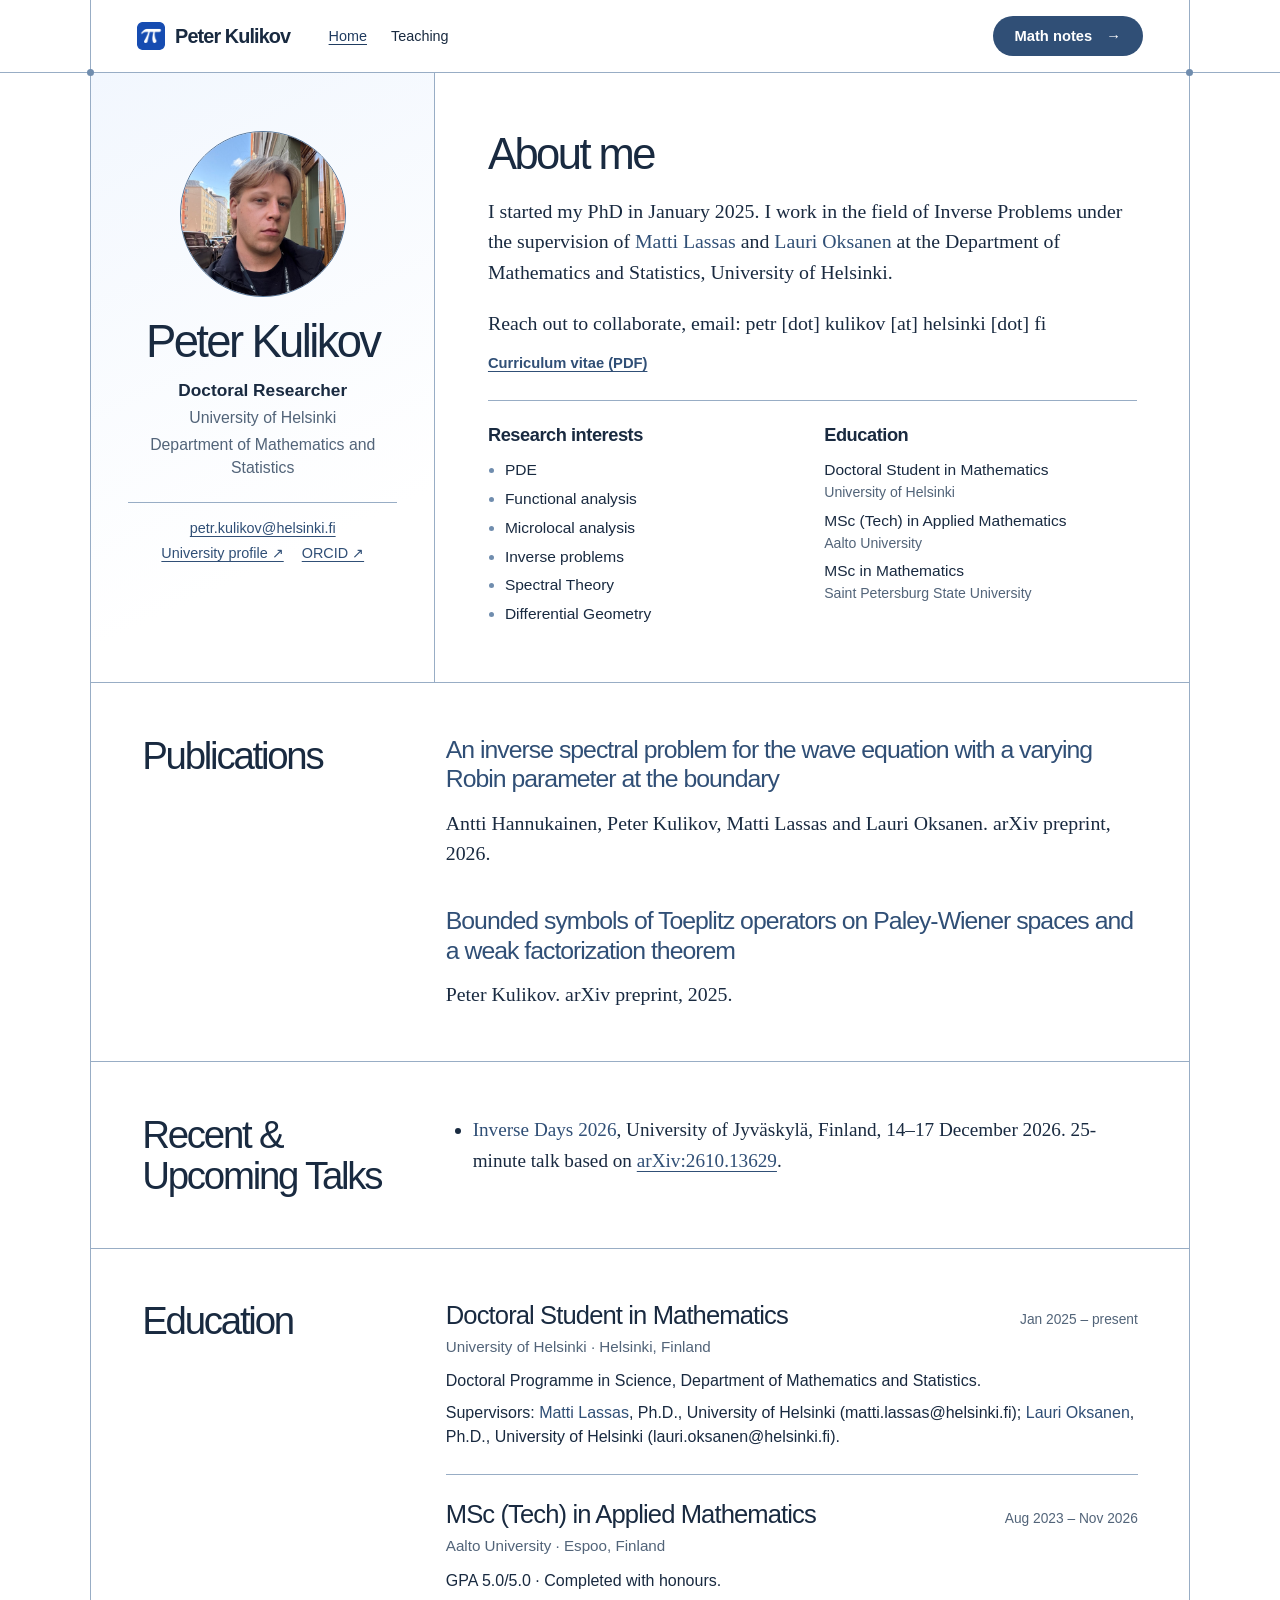
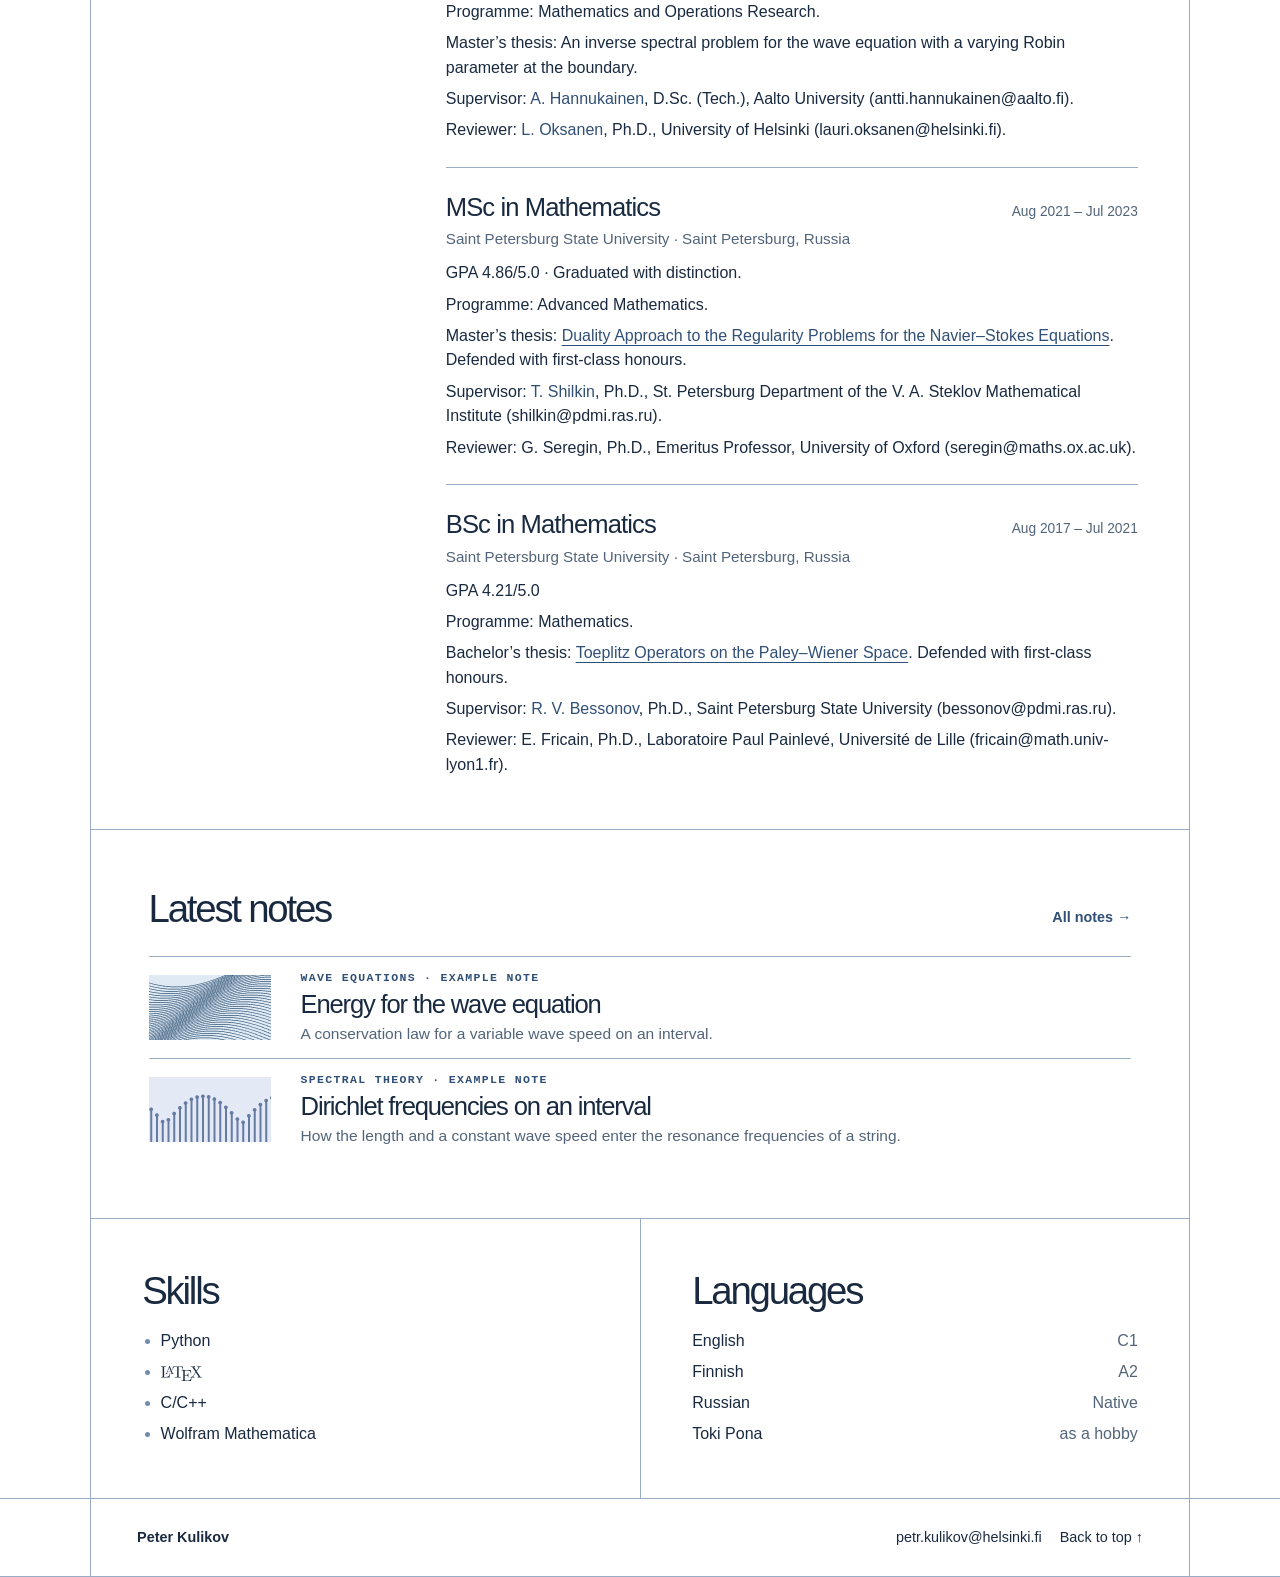
<file: index.html>
<!doctype html>
<html lang="en"><head><meta charset="utf-8"><meta name="viewport" content="width=device-width, initial-scale=1">
<meta name="description" content="PDE; Functional analysis; Microlocal analysis; Inverse problems; Spectral Theory; Differential Geometry;"><title>Peter Kulikov</title>
<link rel="stylesheet" href="assets/site.css"><link rel="icon" href="assets/tab-pi-blue.ico" sizes="16x16 32x32 48x48"><link rel="icon" type="image/png" sizes="32x32" href="assets/tab-pi-blue-32.png"></head>
<body><a class="skip" href="#main">Skip to content</a><header><div class="bar">
<a class="brand" href="index.html"><img src="assets/icon.png?v=pi" width="28" height="28" alt="">Peter Kulikov</a>
<nav aria-label="Main navigation"><a aria-current="page" href="index.html">Home</a><a href="teaching.html">Teaching</a></nav><a class="notebook" href="notes/index.html">Math notes <span aria-hidden="true">→</span></a></div></header>
<main id="main" class="sheet"><div class="profile-layout"><div class="identity"><img class="portrait" src="media/0806dc26e6c3133d8b556f44.jpg" alt=""><h1>Peter Kulikov</h1><p class="identity-role">Doctoral Researcher</p><p class="identity-affiliation">University of Helsinki</p><p class="identity-field">Department of Mathematics and Statistics</p><div class="profile-links"><a href="mailto:petr.kulikov@helsinki.fi">petr.kulikov@helsinki.fi</a><a href="https://researchportal.helsinki.fi/en/persons/petr-kulikov/">University profile ↗</a><a href="https://orcid.org/0009-0009-5526-4891">ORCID ↗</a></div></div><div class="profile-bio"><h2>About me</h2><div class="prose"><p>I started my PhD in January 2025. I work in the field of Inverse Problems under the supervision of <a href="https://www.mv.helsinki.fi/home/lassas/">Matti Lassas</a> and <a href="https://www.mv.helsinki.fi/home/lsoksane/">Lauri Oksanen</a> at the Department of Mathematics and Statistics, University of Helsinki.</p>
<p>Reach out to collaborate, email: petr [dot] kulikov [at] helsinki [dot] fi</p></div><a class="cv-link" href="media/Kulikov_CV.pdf">Curriculum vitae (PDF)</a><div class="academic-details"><section><h3>Research interests</h3><ul><li>PDE</li><li>Functional analysis</li><li>Microlocal analysis</li><li>Inverse problems</li><li>Spectral Theory</li><li>Differential Geometry</li></ul></section><section><h3>Education</h3><ul class="education-summary"><li>Doctoral Student in Mathematics<span>University of Helsinki</span></li><li>MSc (Tech) in Applied Mathematics<span>Aalto University</span></li><li>MSc in Mathematics<span>Saint Petersburg State University</span></li></ul></section></div></div></div><section id="publications" class="profile-section"><h2>Publications</h2><div class="prose work-list"><h3><a href="https://arxiv.org/abs/2610.13629">An inverse spectral problem for the wave equation with a varying Robin parameter at the boundary</a></h3>
<p>Antti Hannukainen, Peter Kulikov, Matti Lassas and Lauri Oksanen. arXiv preprint, 2026.</p>
<h3><a href="https://arxiv.org/abs/2510.01374">Bounded symbols of Toeplitz operators on Paley-Wiener spaces and a weak factorization theorem</a></h3>
<p>Peter Kulikov. arXiv preprint, 2025.</p></div></section><section id="conferences" class="profile-section"><h2>Recent &amp; Upcoming Talks</h2><div class="prose"><ul><li><a href="https://fips.fi/inverse-days-2026/">Inverse Days 2026</a>, University of Jyväskylä, Finland, 14–17 December 2026. 25-minute talk based on <a href="https://arxiv.org/abs/2610.13629">arXiv:2610.13629</a>.</li></ul></div></section><section id="education" class="profile-section"><h2>Education</h2><ol class="degrees"><li><div class="degree-head"><h3>Doctoral Student in Mathematics</h3><span class="degree-dates">Jan 2025 – present</span></div><p class="degree-place">University of Helsinki · Helsinki, Finland</p><p>Doctoral Programme in Science, Department of Mathematics and Statistics.</p><p>Supervisors: <a href="https://www.mv.helsinki.fi/home/lassas/">Matti Lassas</a>, Ph.D., University of Helsinki (matti.lassas@helsinki.fi); <a href="https://www.mv.helsinki.fi/home/lsoksane/">Lauri Oksanen</a>, Ph.D., University of Helsinki (lauri.oksanen@helsinki.fi).</p></li><li><div class="degree-head"><h3>MSc (Tech) in Applied Mathematics</h3><span class="degree-dates">Aug 2023 – Nov 2026</span></div><p class="degree-place">Aalto University · Espoo, Finland</p><p>GPA 5.0/5.0 · Completed with honours.</p><p>Programme: Mathematics and Operations Research.</p><p>Master’s thesis: An inverse spectral problem for the wave equation with a varying Robin parameter at the boundary.</p><p>Supervisor: <a href="https://math.aalto.fi/en/people/antti.hannukainen">A. Hannukainen</a>, D.Sc. (Tech.), Aalto University (antti.hannukainen@aalto.fi).</p><p>Reviewer: <a href="https://www.mv.helsinki.fi/home/lsoksane/">L. Oksanen</a>, Ph.D., University of Helsinki (lauri.oksanen@helsinki.fi).</p></li><li><div class="degree-head"><h3>MSc in Mathematics</h3><span class="degree-dates">Aug 2021 – Jul 2023</span></div><p class="degree-place">Saint Petersburg State University · Saint Petersburg, Russia</p><p>GPA 4.86/5.0 · Graduated with distinction.</p><p>Programme: Advanced Mathematics.</p><p>Master’s thesis: <a href="https://api.dspace.spbu.ru/server/api/core/bitstreams/19e518ed-97ae-4dfe-a2fc-b8ae2e1fb21c/content">Duality Approach to the Regularity Problems for the Navier–Stokes Equations</a>. Defended with first-class honours.</p><p>Supervisor: <a href="https://math-cs.spbu.ru/en/people/shilkin-t-n/">T. Shilkin</a>, Ph.D., St. Petersburg Department of the V. A. Steklov Mathematical Institute (shilkin@pdmi.ras.ru).</p><p>Reviewer: G. Seregin, Ph.D., Emeritus Professor, University of Oxford (seregin@maths.ox.ac.uk).</p></li><li><div class="degree-head"><h3>BSc in Mathematics</h3><span class="degree-dates">Aug 2017 – Jul 2021</span></div><p class="degree-place">Saint Petersburg State University · Saint Petersburg, Russia</p><p>GPA 4.21/5.0</p><p>Programme: Mathematics.</p><p>Bachelor’s thesis: <a href="https://api.dspace.spbu.ru/server/api/core/bitstreams/040ce343-eb2e-4de4-9902-6868943ea03a/content">Toeplitz Operators on the Paley–Wiener Space</a>. Defended with first-class honours.</p><p>Supervisor: <a href="https://romanbessonov.github.io/">R. V. Bessonov</a>, Ph.D., Saint Petersburg State University (bessonov@pdmi.ras.ru).</p><p>Reviewer: E. Fricain, Ph.D., Laboratoire Paul Painlevé, Université de Lille (fricain@math.univ-lyon1.fr).</p></li></ol></section><section class="catalog home-notes"><div class="section-title"><h2>Latest notes</h2><a href="notes/index.html">All notes →</a></div><div class="cards"><a class="card" href="notes/wave-energy.html"><img class="tile" src="assets/wave.png" alt="">
<div class="card-copy"><span class="topic">Wave equations · Example note</span><h3>Energy for the wave equation</h3><p>A conservation law for a variable wave speed on an interval.</p>
<span class="read">Read note <span aria-hidden="true">↗</span></span></div></a><a class="card" href="notes/dirichlet-frequencies.html"><img class="tile" src="assets/spectrum.png" alt="">
<div class="card-copy"><span class="topic">Spectral theory · Example note</span><h3>Dirichlet frequencies on an interval</h3><p>How the length and a constant wave speed enter the resonance frequencies of a string.</p>
<span class="read">Read note <span aria-hidden="true">↗</span></span></div></a></div></section><div class="skills-languages"><section id="skills"><h2>Skills</h2><ul><li>Python</li><li><img class="latex-mark" src="assets/latex-mark.svg" alt="LaTeX"></li><li>C/C++</li><li>Wolfram Mathematica</li></ul></section><section id="languages"><h2>Languages</h2><dl><div><dt>English</dt><dd>C1</dd></div><div><dt>Finnish</dt><dd>A2</dd></div><div><dt>Russian</dt><dd>Native</dd></div><div><dt>Toki Pona</dt><dd>as a hobby</dd></div></dl></section></div></main>
<footer><div class="foot"><a class="foot-name" href="index.html">Peter Kulikov</a><a href="mailto:petr.kulikov@helsinki.fi">petr.kulikov@helsinki.fi</a><a href="#main">Back to top ↑</a></div></footer></body></html>
</file>
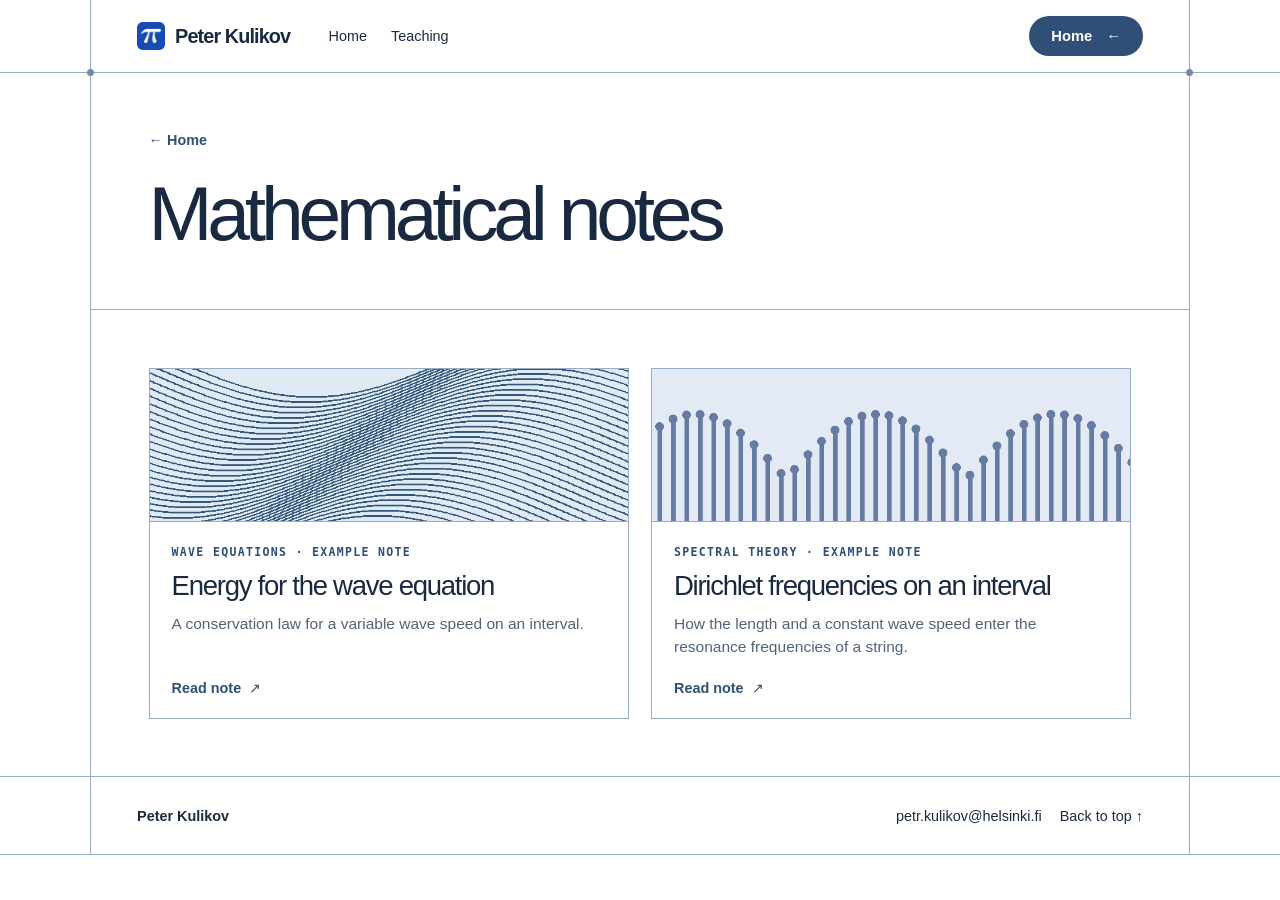
<file: notes/index.html>
<!doctype html>
<html lang="en"><head><meta charset="utf-8"><meta name="viewport" content="width=device-width, initial-scale=1">
<meta name="description" content="Mathematical notes by Peter Kulikov"><title>Mathematical notes · Peter Kulikov</title>
<link rel="stylesheet" href="../assets/site.css"><link rel="icon" href="../assets/tab-pi-blue.ico" sizes="16x16 32x32 48x48"><link rel="icon" type="image/png" sizes="32x32" href="../assets/tab-pi-blue-32.png"></head>
<body><a class="skip" href="#main">Skip to content</a><header><div class="bar">
<a class="brand" href="../index.html"><img src="../assets/icon.png?v=pi" width="28" height="28" alt="">Peter Kulikov</a>
<nav aria-label="Main navigation"><a href="../index.html">Home</a><a href="../teaching.html">Teaching</a></nav><a class="notebook" href="../index.html">Home <span aria-hidden="true">←</span></a></div></header>
<main id="main" class="sheet"><section class="page-head"><a class="back" href="../index.html">← Home</a><h1>Mathematical notes</h1></section><div class="catalog archive"><div class="cards"><a class="card" href="../notes/wave-energy.html"><img class="tile" src="../assets/wave.png" alt="">
<div class="card-copy"><span class="topic">Wave equations · Example note</span><h3>Energy for the wave equation</h3><p>A conservation law for a variable wave speed on an interval.</p>
<span class="read">Read note <span aria-hidden="true">↗</span></span></div></a><a class="card" href="../notes/dirichlet-frequencies.html"><img class="tile" src="../assets/spectrum.png" alt="">
<div class="card-copy"><span class="topic">Spectral theory · Example note</span><h3>Dirichlet frequencies on an interval</h3><p>How the length and a constant wave speed enter the resonance frequencies of a string.</p>
<span class="read">Read note <span aria-hidden="true">↗</span></span></div></a></div></div></main>
<footer><div class="foot"><a class="foot-name" href="../index.html">Peter Kulikov</a><a href="mailto:petr.kulikov@helsinki.fi">petr.kulikov@helsinki.fi</a><a href="#main">Back to top ↑</a></div></footer></body></html>
</file>
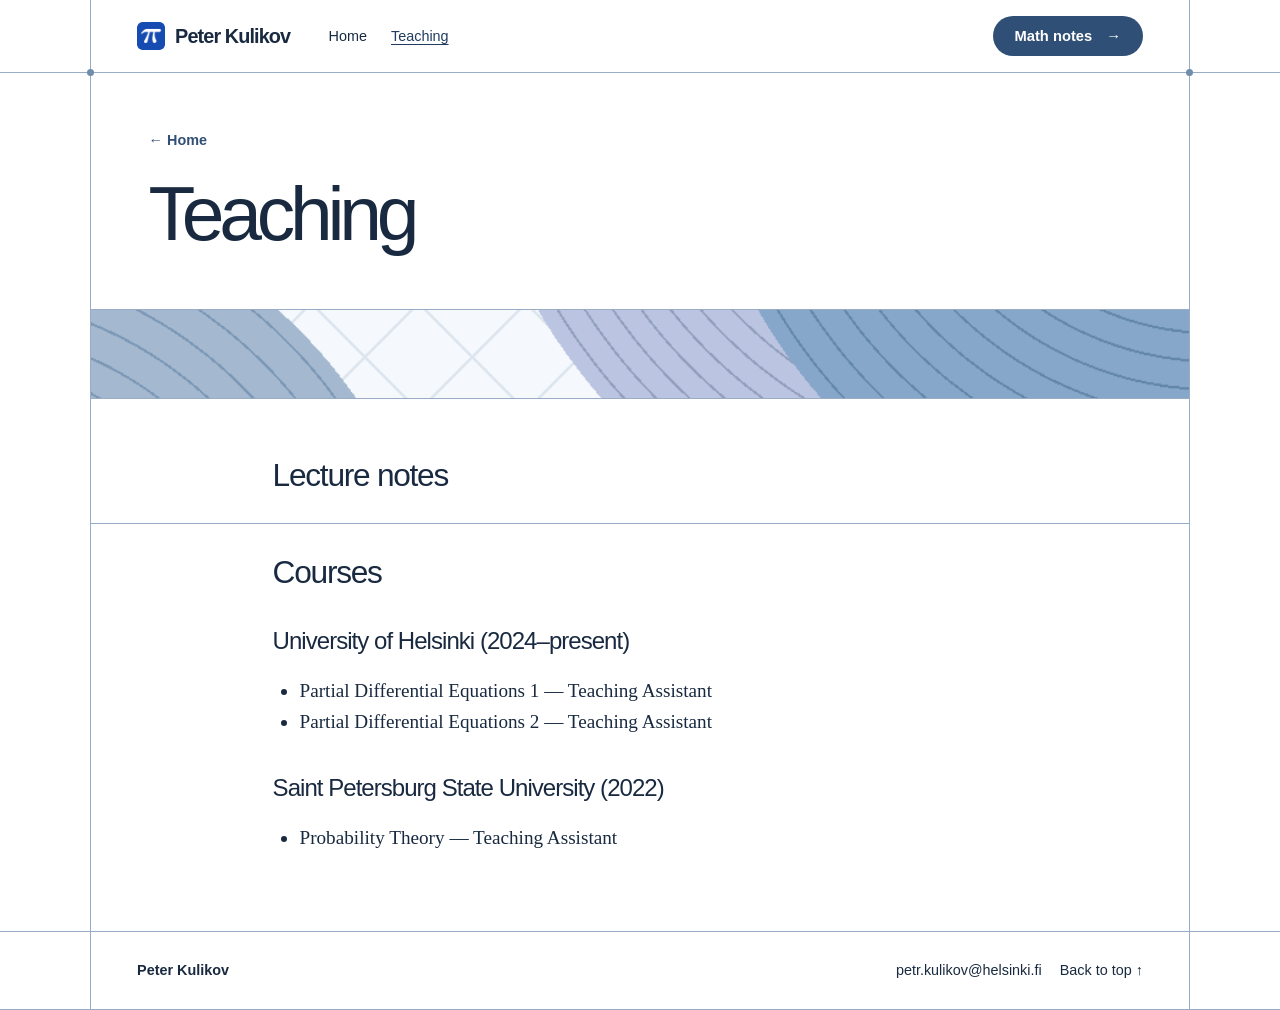
<file: teaching.html>
<!doctype html>
<html lang="en"><head><meta charset="utf-8"><meta name="viewport" content="width=device-width, initial-scale=1">
<meta name="description" content=""><title>Teaching · Peter Kulikov</title>
<link rel="stylesheet" href="assets/site.css"><link rel="icon" href="assets/tab-pi-blue.ico" sizes="16x16 32x32 48x48"><link rel="icon" type="image/png" sizes="32x32" href="assets/tab-pi-blue-32.png"></head>
<body><a class="skip" href="#main">Skip to content</a><header><div class="bar">
<a class="brand" href="index.html"><img src="assets/icon.png?v=pi" width="28" height="28" alt="">Peter Kulikov</a>
<nav aria-label="Main navigation"><a href="index.html">Home</a><a aria-current="page" href="teaching.html">Teaching</a></nav><a class="notebook" href="notes/index.html">Math notes <span aria-hidden="true">→</span></a></div></header>
<main id="main" class="sheet"><article class="teaching-page"><div class="page-head"><a class="back" href="index.html">← Home</a><h1>Teaching</h1></div><div class="article-band" style="background-image:url(assets/fronts.png)"></div><div class="prose article-body"><h2>Lecture notes</h2>
<hr>
<h2>Courses</h2>
<h3>University of Helsinki (2024–present)</h3>
<ul><li>Partial Differential Equations 1 — Teaching Assistant</li><li>Partial Differential Equations 2 — Teaching Assistant</li></ul>
<h3>Saint Petersburg State University (2022)</h3>
<ul><li>Probability Theory — Teaching Assistant</li></ul></div></article></main>
<footer><div class="foot"><a class="foot-name" href="index.html">Peter Kulikov</a><a href="mailto:petr.kulikov@helsinki.fi">petr.kulikov@helsinki.fi</a><a href="#main">Back to top ↑</a></div></footer></body></html>
</file>
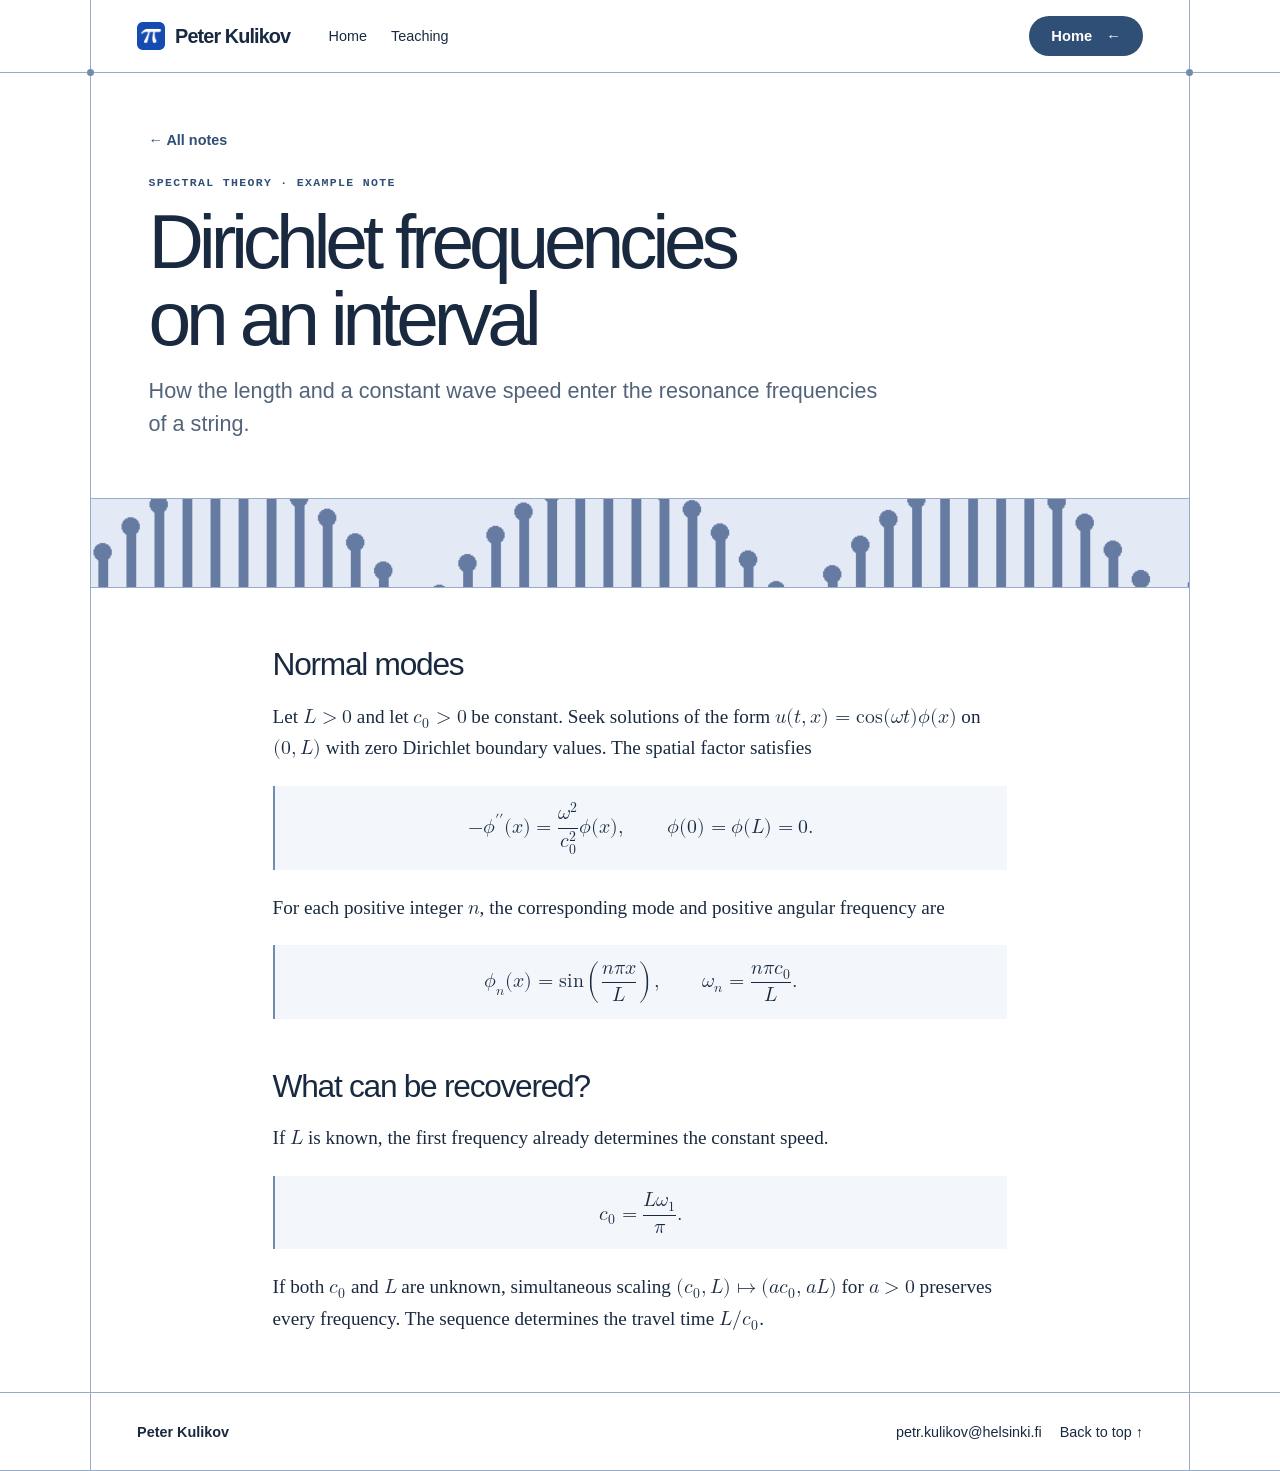
<file: notes/dirichlet-frequencies.html>
<!doctype html>
<html lang="en"><head><meta charset="utf-8"><meta name="viewport" content="width=device-width, initial-scale=1">
<meta name="description" content="How the length and a constant wave speed enter the resonance frequencies of a string."><title>Dirichlet frequencies on an interval · Peter Kulikov</title>
<link rel="stylesheet" href="../assets/site.css"><link rel="stylesheet" href="../assets/math-font.css"><link rel="icon" href="../assets/tab-pi-blue.ico" sizes="16x16 32x32 48x48"><link rel="icon" type="image/png" sizes="32x32" href="../assets/tab-pi-blue-32.png"></head>
<body><a class="skip" href="#main">Skip to content</a><header><div class="bar">
<a class="brand" href="../index.html"><img src="../assets/icon.png?v=pi" width="28" height="28" alt="">Peter Kulikov</a>
<nav aria-label="Main navigation"><a href="../index.html">Home</a><a href="../teaching.html">Teaching</a></nav><a class="notebook" href="../index.html">Home <span aria-hidden="true">←</span></a></div></header>
<main id="main" class="sheet"><article><div class="page-head"><a class="back" href="index.html">← All notes</a><p class="topic">Spectral theory · Example note</p><h1>Dirichlet frequencies on an interval</h1><p class="lead">How the length and a constant wave speed enter the resonance frequencies of a string.</p></div><div class="article-band" style="background-image:url(../assets/spectrum.png)"></div><div class="prose article-body"><h2>Normal modes</h2>
<p>Let <span class="katex"><math xmlns="http://www.w3.org/1998/Math/MathML"><semantics><mrow><mi>L</mi><mo>&gt;</mo><mn>0</mn></mrow><annotation encoding="application/x-tex">L&gt;0</annotation></semantics></math></span> and let <span class="katex"><math xmlns="http://www.w3.org/1998/Math/MathML"><semantics><mrow><msub><mi>c</mi><mn>0</mn></msub><mo>&gt;</mo><mn>0</mn></mrow><annotation encoding="application/x-tex">c_0&gt;0</annotation></semantics></math></span> be constant. Seek solutions of the form <span class="katex"><math xmlns="http://www.w3.org/1998/Math/MathML"><semantics><mrow><mi>u</mi><mo stretchy="false">(</mo><mi>t</mi><mo separator="true">,</mo><mi>x</mi><mo stretchy="false">)</mo><mo>=</mo><mi>cos</mi><mo>⁡</mo><mo stretchy="false">(</mo><mi>ω</mi><mi>t</mi><mo stretchy="false">)</mo><mi>ϕ</mi><mo stretchy="false">(</mo><mi>x</mi><mo stretchy="false">)</mo></mrow><annotation encoding="application/x-tex">u(t,x)=\cos(\omega t)\phi(x)</annotation></semantics></math></span> on <span class="katex"><math xmlns="http://www.w3.org/1998/Math/MathML"><semantics><mrow><mo stretchy="false">(</mo><mn>0</mn><mo separator="true">,</mo><mi>L</mi><mo stretchy="false">)</mo></mrow><annotation encoding="application/x-tex">(0,L)</annotation></semantics></math></span> with zero Dirichlet boundary values. The spatial factor satisfies</p>
<div class="equation"><span class="katex"><math xmlns="http://www.w3.org/1998/Math/MathML" display="block"><semantics><mrow><mo>−</mo><msup><mi>ϕ</mi><mrow><mo mathvariant="normal">′</mo><mo mathvariant="normal">′</mo></mrow></msup><mo stretchy="false">(</mo><mi>x</mi><mo stretchy="false">)</mo><mo>=</mo><mfrac><msup><mi>ω</mi><mn>2</mn></msup><msubsup><mi>c</mi><mn>0</mn><mn>2</mn></msubsup></mfrac><mi>ϕ</mi><mo stretchy="false">(</mo><mi>x</mi><mo stretchy="false">)</mo><mo separator="true">,</mo><mspace width="2em"/><mi>ϕ</mi><mo stretchy="false">(</mo><mn>0</mn><mo stretchy="false">)</mo><mo>=</mo><mi>ϕ</mi><mo stretchy="false">(</mo><mi>L</mi><mo stretchy="false">)</mo><mo>=</mo><mn>0.</mn></mrow><annotation encoding="application/x-tex">-\phi&#x27;&#x27;(x)=\frac{\omega^2}{c_0^2}\phi(x),\qquad \phi(0)=\phi(L)=0.</annotation></semantics></math></span></div>
<p>For each positive integer <span class="katex"><math xmlns="http://www.w3.org/1998/Math/MathML"><semantics><mrow><mi>n</mi></mrow><annotation encoding="application/x-tex">n</annotation></semantics></math></span>, the corresponding mode and positive angular frequency are</p>
<div class="equation"><span class="katex"><math xmlns="http://www.w3.org/1998/Math/MathML" display="block"><semantics><mrow><msub><mi>ϕ</mi><mi>n</mi></msub><mo stretchy="false">(</mo><mi>x</mi><mo stretchy="false">)</mo><mo>=</mo><mi>sin</mi><mo>⁡</mo><mrow><mo fence="true">(</mo><mfrac><mrow><mi>n</mi><mi>π</mi><mi>x</mi></mrow><mi>L</mi></mfrac><mo fence="true">)</mo></mrow><mo separator="true">,</mo><mspace width="2em"/><msub><mi>ω</mi><mi>n</mi></msub><mo>=</mo><mfrac><mrow><mi>n</mi><mi>π</mi><msub><mi>c</mi><mn>0</mn></msub></mrow><mi>L</mi></mfrac><mi mathvariant="normal">.</mi></mrow><annotation encoding="application/x-tex">\phi_n(x)=\sin\left(\frac{n\pi x}{L}\right),\qquad \omega_n=\frac{n\pi c_0}{L}.</annotation></semantics></math></span></div>
<h2>What can be recovered?</h2>
<p>If <span class="katex"><math xmlns="http://www.w3.org/1998/Math/MathML"><semantics><mrow><mi>L</mi></mrow><annotation encoding="application/x-tex">L</annotation></semantics></math></span> is known, the first frequency already determines the constant speed.</p>
<div class="equation"><span class="katex"><math xmlns="http://www.w3.org/1998/Math/MathML" display="block"><semantics><mrow><msub><mi>c</mi><mn>0</mn></msub><mo>=</mo><mfrac><mrow><mi>L</mi><msub><mi>ω</mi><mn>1</mn></msub></mrow><mi>π</mi></mfrac><mi mathvariant="normal">.</mi></mrow><annotation encoding="application/x-tex">c_0=\frac{L\omega_1}{\pi}.</annotation></semantics></math></span></div>
<p>If both <span class="katex"><math xmlns="http://www.w3.org/1998/Math/MathML"><semantics><mrow><msub><mi>c</mi><mn>0</mn></msub></mrow><annotation encoding="application/x-tex">c_0</annotation></semantics></math></span> and <span class="katex"><math xmlns="http://www.w3.org/1998/Math/MathML"><semantics><mrow><mi>L</mi></mrow><annotation encoding="application/x-tex">L</annotation></semantics></math></span> are unknown, simultaneous scaling <span class="katex"><math xmlns="http://www.w3.org/1998/Math/MathML"><semantics><mrow><mo stretchy="false">(</mo><msub><mi>c</mi><mn>0</mn></msub><mo separator="true">,</mo><mi>L</mi><mo stretchy="false">)</mo><mo>↦</mo><mo stretchy="false">(</mo><mi>a</mi><msub><mi>c</mi><mn>0</mn></msub><mo separator="true">,</mo><mi>a</mi><mi>L</mi><mo stretchy="false">)</mo></mrow><annotation encoding="application/x-tex">(c_0,L)\mapsto(ac_0,aL)</annotation></semantics></math></span> for <span class="katex"><math xmlns="http://www.w3.org/1998/Math/MathML"><semantics><mrow><mi>a</mi><mo>&gt;</mo><mn>0</mn></mrow><annotation encoding="application/x-tex">a&gt;0</annotation></semantics></math></span> preserves every frequency. The sequence determines the travel time <span class="katex"><math xmlns="http://www.w3.org/1998/Math/MathML"><semantics><mrow><mi>L</mi><mi mathvariant="normal">/</mi><msub><mi>c</mi><mn>0</mn></msub></mrow><annotation encoding="application/x-tex">L/c_0</annotation></semantics></math></span>.</p></div></article></main>
<footer><div class="foot"><a class="foot-name" href="../index.html">Peter Kulikov</a><a href="mailto:petr.kulikov@helsinki.fi">petr.kulikov@helsinki.fi</a><a href="#main">Back to top ↑</a></div></footer></body></html>
</file>
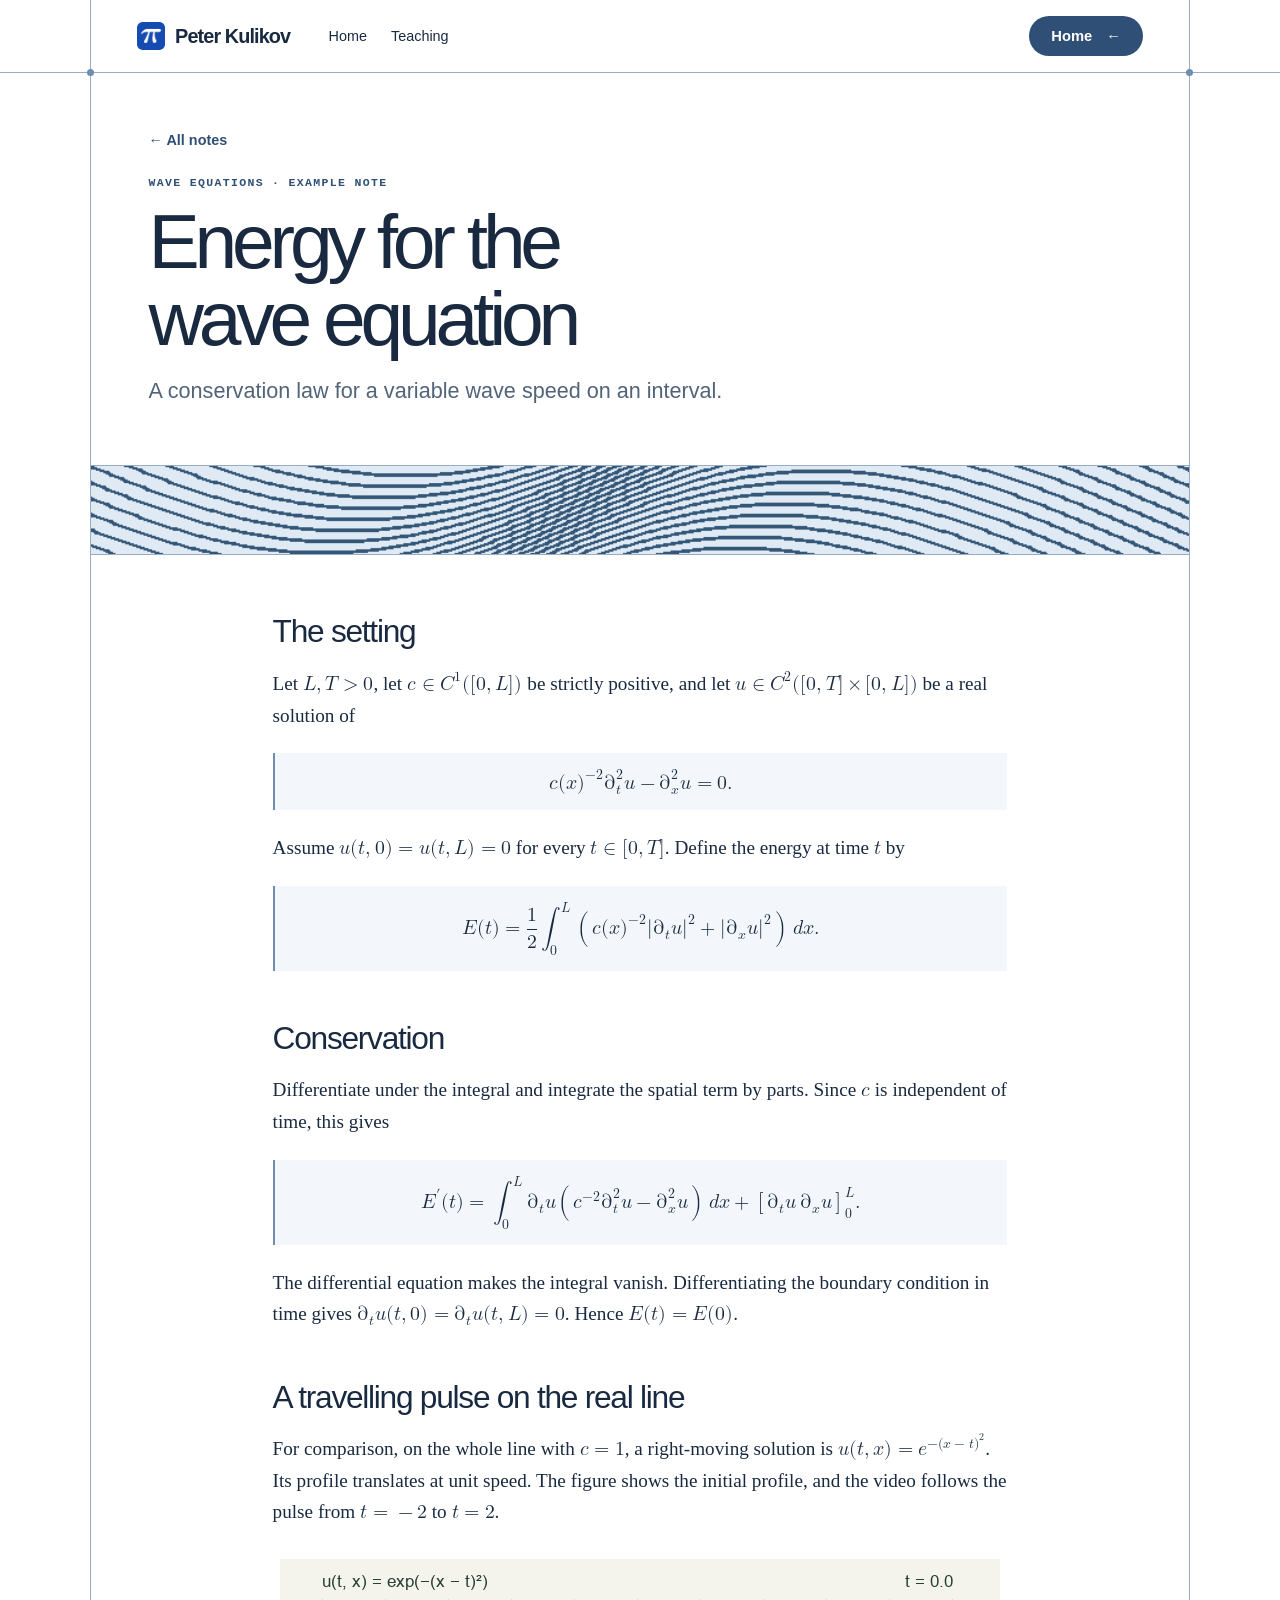
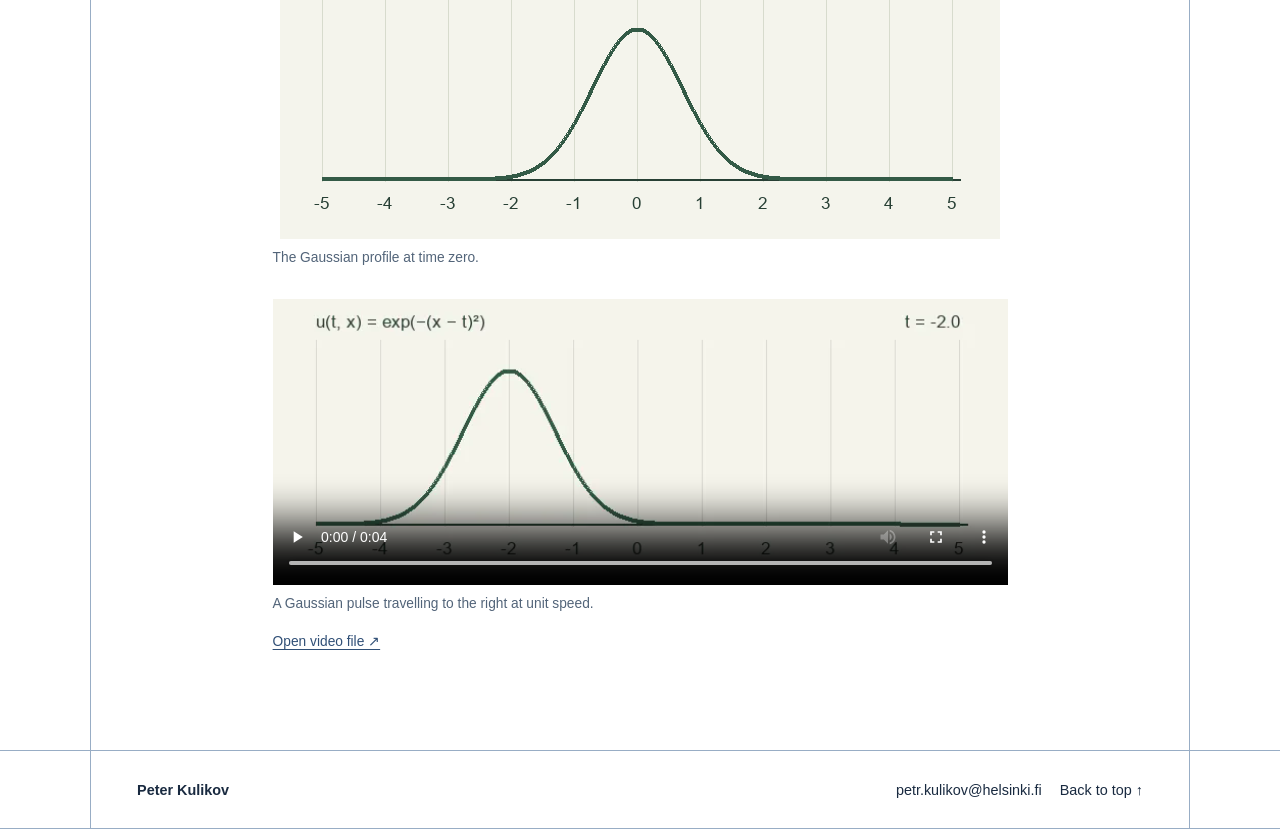
<file: notes/wave-energy.html>
<!doctype html>
<html lang="en"><head><meta charset="utf-8"><meta name="viewport" content="width=device-width, initial-scale=1">
<meta name="description" content="A conservation law for a variable wave speed on an interval."><title>Energy for the wave equation · Peter Kulikov</title>
<link rel="stylesheet" href="../assets/site.css"><link rel="stylesheet" href="../assets/math-font.css"><link rel="icon" href="../assets/tab-pi-blue.ico" sizes="16x16 32x32 48x48"><link rel="icon" type="image/png" sizes="32x32" href="../assets/tab-pi-blue-32.png"></head>
<body><a class="skip" href="#main">Skip to content</a><header><div class="bar">
<a class="brand" href="../index.html"><img src="../assets/icon.png?v=pi" width="28" height="28" alt="">Peter Kulikov</a>
<nav aria-label="Main navigation"><a href="../index.html">Home</a><a href="../teaching.html">Teaching</a></nav><a class="notebook" href="../index.html">Home <span aria-hidden="true">←</span></a></div></header>
<main id="main" class="sheet"><article><div class="page-head"><a class="back" href="index.html">← All notes</a><p class="topic">Wave equations · Example note</p><h1>Energy for the wave equation</h1><p class="lead">A conservation law for a variable wave speed on an interval.</p></div><div class="article-band" style="background-image:url(../assets/wave.png)"></div><div class="prose article-body"><h2>The setting</h2>
<p>Let <span class="katex"><math xmlns="http://www.w3.org/1998/Math/MathML"><semantics><mrow><mi>L</mi><mo separator="true">,</mo><mi>T</mi><mo>&gt;</mo><mn>0</mn></mrow><annotation encoding="application/x-tex">L,T&gt;0</annotation></semantics></math></span>, let <span class="katex"><math xmlns="http://www.w3.org/1998/Math/MathML"><semantics><mrow><mi>c</mi><mo>∈</mo><msup><mi>C</mi><mn>1</mn></msup><mo stretchy="false">(</mo><mo stretchy="false">[</mo><mn>0</mn><mo separator="true">,</mo><mi>L</mi><mo stretchy="false">]</mo><mo stretchy="false">)</mo></mrow><annotation encoding="application/x-tex">c\in C^1([0,L])</annotation></semantics></math></span> be strictly positive, and let <span class="katex"><math xmlns="http://www.w3.org/1998/Math/MathML"><semantics><mrow><mi>u</mi><mo>∈</mo><msup><mi>C</mi><mn>2</mn></msup><mo stretchy="false">(</mo><mo stretchy="false">[</mo><mn>0</mn><mo separator="true">,</mo><mi>T</mi><mo stretchy="false">]</mo><mo>×</mo><mo stretchy="false">[</mo><mn>0</mn><mo separator="true">,</mo><mi>L</mi><mo stretchy="false">]</mo><mo stretchy="false">)</mo></mrow><annotation encoding="application/x-tex">u\in C^2([0,T]\times[0,L])</annotation></semantics></math></span> be a real solution of</p>
<div class="equation"><span class="katex"><math xmlns="http://www.w3.org/1998/Math/MathML" display="block"><semantics><mrow><mi>c</mi><mo stretchy="false">(</mo><mi>x</mi><msup><mo stretchy="false">)</mo><mrow><mo>−</mo><mn>2</mn></mrow></msup><msubsup><mi mathvariant="normal">∂</mi><mi>t</mi><mn>2</mn></msubsup><mi>u</mi><mo>−</mo><msubsup><mi mathvariant="normal">∂</mi><mi>x</mi><mn>2</mn></msubsup><mi>u</mi><mo>=</mo><mn>0.</mn></mrow><annotation encoding="application/x-tex">c(x)^{-2}\partial_t^2u-\partial_x^2u=0.</annotation></semantics></math></span></div>
<p>Assume <span class="katex"><math xmlns="http://www.w3.org/1998/Math/MathML"><semantics><mrow><mi>u</mi><mo stretchy="false">(</mo><mi>t</mi><mo separator="true">,</mo><mn>0</mn><mo stretchy="false">)</mo><mo>=</mo><mi>u</mi><mo stretchy="false">(</mo><mi>t</mi><mo separator="true">,</mo><mi>L</mi><mo stretchy="false">)</mo><mo>=</mo><mn>0</mn></mrow><annotation encoding="application/x-tex">u(t,0)=u(t,L)=0</annotation></semantics></math></span> for every <span class="katex"><math xmlns="http://www.w3.org/1998/Math/MathML"><semantics><mrow><mi>t</mi><mo>∈</mo><mo stretchy="false">[</mo><mn>0</mn><mo separator="true">,</mo><mi>T</mi><mo stretchy="false">]</mo></mrow><annotation encoding="application/x-tex">t\in[0,T]</annotation></semantics></math></span>. Define the energy at time <span class="katex"><math xmlns="http://www.w3.org/1998/Math/MathML"><semantics><mrow><mi>t</mi></mrow><annotation encoding="application/x-tex">t</annotation></semantics></math></span> by</p>
<div class="equation"><span class="katex"><math xmlns="http://www.w3.org/1998/Math/MathML" display="block"><semantics><mrow><mi>E</mi><mo stretchy="false">(</mo><mi>t</mi><mo stretchy="false">)</mo><mo>=</mo><mfrac><mn>1</mn><mn>2</mn></mfrac><msubsup><mo>∫</mo><mn>0</mn><mi>L</mi></msubsup><mrow><mo fence="true">(</mo><mi>c</mi><mo stretchy="false">(</mo><mi>x</mi><msup><mo stretchy="false">)</mo><mrow><mo>−</mo><mn>2</mn></mrow></msup><mi mathvariant="normal">∣</mi><msub><mi mathvariant="normal">∂</mi><mi>t</mi></msub><mi>u</mi><msup><mi mathvariant="normal">∣</mi><mn>2</mn></msup><mo>+</mo><mi mathvariant="normal">∣</mi><msub><mi mathvariant="normal">∂</mi><mi>x</mi></msub><mi>u</mi><msup><mi mathvariant="normal">∣</mi><mn>2</mn></msup><mo fence="true">)</mo></mrow><mtext> </mtext><mi>d</mi><mi>x</mi><mi mathvariant="normal">.</mi></mrow><annotation encoding="application/x-tex">E(t)=\frac12\int_0^L\left(c(x)^{-2}|\partial_tu|^2+|\partial_xu|^2\right)\,dx.</annotation></semantics></math></span></div>
<h2>Conservation</h2>
<p>Differentiate under the integral and integrate the spatial term by parts. Since <span class="katex"><math xmlns="http://www.w3.org/1998/Math/MathML"><semantics><mrow><mi>c</mi></mrow><annotation encoding="application/x-tex">c</annotation></semantics></math></span> is independent of time, this gives</p>
<div class="equation"><span class="katex"><math xmlns="http://www.w3.org/1998/Math/MathML" display="block"><semantics><mrow><msup><mi>E</mi><mo mathvariant="normal" lspace="0em" rspace="0em">′</mo></msup><mo stretchy="false">(</mo><mi>t</mi><mo stretchy="false">)</mo><mo>=</mo><msubsup><mo>∫</mo><mn>0</mn><mi>L</mi></msubsup><msub><mi mathvariant="normal">∂</mi><mi>t</mi></msub><mi>u</mi><mrow><mo fence="true">(</mo><msup><mi>c</mi><mrow><mo>−</mo><mn>2</mn></mrow></msup><msubsup><mi mathvariant="normal">∂</mi><mi>t</mi><mn>2</mn></msubsup><mi>u</mi><mo>−</mo><msubsup><mi mathvariant="normal">∂</mi><mi>x</mi><mn>2</mn></msubsup><mi>u</mi><mo fence="true">)</mo></mrow><mtext> </mtext><mi>d</mi><mi>x</mi><mo>+</mo><msubsup><mrow><mo fence="true">[</mo><msub><mi mathvariant="normal">∂</mi><mi>t</mi></msub><mi>u</mi><mtext> </mtext><msub><mi mathvariant="normal">∂</mi><mi>x</mi></msub><mi>u</mi><mo fence="true">]</mo></mrow><mn>0</mn><mi>L</mi></msubsup><mi mathvariant="normal">.</mi></mrow><annotation encoding="application/x-tex">E&#x27;(t)=\int_0^L\partial_tu\left(c^{-2}\partial_t^2u-\partial_x^2u\right)\,dx+\left[\partial_tu\,\partial_xu\right]_{0}^{L}.</annotation></semantics></math></span></div>
<p>The differential equation makes the integral vanish. Differentiating the boundary condition in time gives <span class="katex"><math xmlns="http://www.w3.org/1998/Math/MathML"><semantics><mrow><msub><mi mathvariant="normal">∂</mi><mi>t</mi></msub><mi>u</mi><mo stretchy="false">(</mo><mi>t</mi><mo separator="true">,</mo><mn>0</mn><mo stretchy="false">)</mo><mo>=</mo><msub><mi mathvariant="normal">∂</mi><mi>t</mi></msub><mi>u</mi><mo stretchy="false">(</mo><mi>t</mi><mo separator="true">,</mo><mi>L</mi><mo stretchy="false">)</mo><mo>=</mo><mn>0</mn></mrow><annotation encoding="application/x-tex">\partial_tu(t,0)=\partial_tu(t,L)=0</annotation></semantics></math></span>. Hence <span class="katex"><math xmlns="http://www.w3.org/1998/Math/MathML"><semantics><mrow><mi>E</mi><mo stretchy="false">(</mo><mi>t</mi><mo stretchy="false">)</mo><mo>=</mo><mi>E</mi><mo stretchy="false">(</mo><mn>0</mn><mo stretchy="false">)</mo></mrow><annotation encoding="application/x-tex">E(t)=E(0)</annotation></semantics></math></span>.</p>
<h2>A travelling pulse on the real line</h2>
<p>For comparison, on the whole line with <span class="katex"><math xmlns="http://www.w3.org/1998/Math/MathML"><semantics><mrow><mi>c</mi><mo>=</mo><mn>1</mn></mrow><annotation encoding="application/x-tex">c=1</annotation></semantics></math></span>, a right-moving solution is <span class="katex"><math xmlns="http://www.w3.org/1998/Math/MathML"><semantics><mrow><mi>u</mi><mo stretchy="false">(</mo><mi>t</mi><mo separator="true">,</mo><mi>x</mi><mo stretchy="false">)</mo><mo>=</mo><msup><mi>e</mi><mrow><mo>−</mo><mo stretchy="false">(</mo><mi>x</mi><mo>−</mo><mi>t</mi><msup><mo stretchy="false">)</mo><mn>2</mn></msup></mrow></msup></mrow><annotation encoding="application/x-tex">u(t,x)=e^{-(x-t)^2}</annotation></semantics></math></span>. Its profile translates at unit speed. The figure shows the initial profile, and the video follows the pulse from <span class="katex"><math xmlns="http://www.w3.org/1998/Math/MathML"><semantics><mrow><mi>t</mi><mo>=</mo><mo>−</mo><mn>2</mn></mrow><annotation encoding="application/x-tex">t=-2</annotation></semantics></math></span> to <span class="katex"><math xmlns="http://www.w3.org/1998/Math/MathML"><semantics><mrow><mi>t</mi><mo>=</mo><mn>2</mn></mrow><annotation encoding="application/x-tex">t=2</annotation></semantics></math></span>.</p>
<figure class="media"><img loading="lazy" src="../media/gaussian-pulse.png" alt="The Gaussian profile at time zero."><figcaption>The Gaussian profile at time zero.</figcaption></figure>
<figure class="media"><video controls playsinline preload="metadata" aria-label="A Gaussian pulse travelling to the right at unit speed."><source src="../media/travelling-pulse.webm"></video><figcaption>A Gaussian pulse travelling to the right at unit speed.</figcaption><a class="video-link" href="../media/travelling-pulse.webm">Open video file ↗</a></figure></div></article></main>
<footer><div class="foot"><a class="foot-name" href="../index.html">Peter Kulikov</a><a href="mailto:petr.kulikov@helsinki.fi">petr.kulikov@helsinki.fi</a><a href="#main">Back to top ↑</a></div></footer></body></html>
</file>
<file: assets/site.css>
:root{
  --paper:#ffffff;
  --ink:#192a40;
  --accent:#304f76;
  --hover:#203c60;
  --muted:#526479;
  --line:#98adc5;
  --rule:#708dae;
  --focus:#3b6fa8;
  --wash:#f3f7fc;
  --rail:min(1100px,88vw);
  font-family:"Inter","Helvetica Neue",Helvetica,Arial,sans-serif;
  color:var(--ink);
  background:var(--paper);
  font-synthesis:none;
}
*{box-sizing:border-box}
body{margin:0}
a{color:inherit;text-underline-offset:.22em}
a:focus-visible,video:focus-visible{outline:3px solid var(--focus);outline-offset:4px}
.skip{position:absolute;z-index:2;left:1rem;top:-10rem;background:white;padding:.7rem}
.skip:focus{top:.6rem}
header,footer{border-bottom:1px solid var(--line)}
.bar,.sheet,.foot{width:var(--rail);margin:auto;border-inline:1px solid var(--line)}
.bar,.foot{display:flex;align-items:center}
.bar{min-height:72px;padding:12px clamp(16px,3.6vw,48px);gap:clamp(16px,3vw,42px)}
.brand,.notebook,.button,.foot a,.back,.read,.section-title a{text-decoration:none}
.brand,.notebook,.button,.read,.section-title a{display:inline-flex;align-items:center}
.brand{gap:10px;font-weight:700;letter-spacing:-.045em;font-size:1.24rem;white-space:nowrap}
.brand img{border-radius:5px}
nav{display:flex;align-items:center;flex-wrap:wrap;gap:10px 24px;font-size:.9rem;flex:1}
nav a{text-decoration:none}
nav a[aria-current],nav a:hover,.back:hover,.foot a:hover,.section-title a:hover,.prose a:hover{color:var(--hover);text-decoration:underline}
.notebook,.button{border-radius:100px;justify-content:center;gap:14px;font-size:.92rem;padding:12px 22px;font-weight:550}
.notebook{color:#fff;background:var(--accent);white-space:nowrap}
.button:hover,.notebook:hover{background:var(--hover)}
.sheet{position:relative}
.sheet::before,.sheet::after{content:"";position:absolute;top:-4px;width:7px;height:7px;border-radius:50%;background:var(--rule)}
.sheet::before{left:-4px}.sheet::after{right:-4px}
.topic{font-family:"IBM Plex Mono","SFMono-Regular",Consolas,monospace;letter-spacing:.115em;text-transform:uppercase;font-size:.72rem;font-weight:600;color:var(--accent);line-height:1.45}
h1,h2,h3,p,figure{margin:0}
h1,h2,h3{font-weight:470;overflow-wrap:anywhere}
h1{line-height:1;letter-spacing:-.068em}
.catalog,.page-head,.article-body{padding:clamp(30px,4.5vw,66px)}
h2{font-size:clamp(1.8rem,3.4vw,3.2rem);line-height:1.08;letter-spacing:-.058em}
.section-title{display:flex;justify-content:space-between;align-items:baseline;margin-bottom:27px;gap:20px}
.section-title a,.back,.read,.video-link{font-size:.9rem}
.section-title a,.read,.video-link,.back{color:var(--accent);font-weight:600}
.cards{display:grid;grid-template-columns:repeat(auto-fit,minmax(min(100%,230px),1fr));gap:22px}
.card{display:flex;flex-direction:column;border:1px solid var(--line);background:var(--paper);text-decoration:none}
.card:hover{border-color:var(--accent)}.card:hover h3{text-decoration:underline;text-decoration-thickness:1px;text-underline-offset:.15em}
.tile{width:100%;height:clamp(106px,12vw,163px);object-fit:cover;border-bottom:1px solid var(--line);display:block}
.card-copy{padding:22px;flex:1;display:flex;flex-direction:column;align-items:flex-start}
.card h3{font-size:clamp(1.4rem,2.15vw,2.1rem);letter-spacing:-.046em;line-height:1.12;margin:10px 0}
.card p,.empty,.lead{color:var(--muted);line-height:1.52}
.card p{font-size:.97rem;margin-bottom:21px}
.read{margin-top:auto;gap:8px}
footer{border-top:1px solid var(--line)}
.foot{min-height:77px;gap:18px;flex-wrap:wrap;padding:18px clamp(16px,3.6vw,48px);font-size:.9rem}
.foot-name{font-weight:650;margin-right:auto}
.page-head{max-width:930px}
.page-head h1{font-size:clamp(2.7rem,6vw,5.4rem);text-wrap:balance}
.page-head .topic{margin-bottom:12px}
.back{display:inline-block;margin-bottom:27px}
.lead{font-size:clamp(1.05rem,1.8vw,1.35rem);margin-top:18px;max-width:47rem}
.archive{border-top:1px solid var(--line)}
.article-band{height:clamp(55px,7vw,92px);background-size:cover;background-position:center;border-block:1px solid var(--line)}
.prose{font-family:"STIX Two Text","Iowan Old Style",Georgia,serif;font-size:clamp(1.13rem,1.5vw,1.3rem);line-height:1.65;min-width:0;overflow-wrap:break-word}
.prose.article-body{max-width:850px;min-height:220px;margin:auto}
.prose hr{border:0;border-top:1px solid var(--line);margin:1.5em 0}
.teaching-page{container-type:inline-size}
.teaching-page .article-body>hr{margin-inline:calc(50% - 50cqi)}
.prose hr+h2{margin-top:0}
.prose h2,.prose h3{font-family:"Inter","Helvetica Neue",Arial,sans-serif;font-weight:500;letter-spacing:-.04em;line-height:1.2;margin:1.5em 0 .55em}
.prose h2{font-size:1.65em}.prose h3{font-size:1.25em}.prose>:first-child{margin-top:0}
.prose p+p,.prose figure+p,.prose ul+p{margin-top:1em}
.prose ul{padding-left:1.4em}
.prose a{color:var(--accent)}
.prose math{font-family:"Latin Modern Math",math;font-size:1.03em}
.equation{margin:1.15em 0;padding:16px 18px;overflow-x:auto;background:var(--wash);border-left:2px solid var(--rule);line-height:normal}
.equation math{min-width:max-content;margin-inline:auto}
.media{margin:1.6em 0}
.media img,.media video{display:block;max-width:100%;width:auto;max-height:75vh;margin:0 auto}
.media video{width:100%;background:var(--ink)}
.media figcaption,.video-link{font: .86rem/1.5 "Helvetica Neue",Arial,sans-serif;color:var(--muted);margin:9px 0}
.video-link{display:inline-block}
.profile-layout{display:grid;grid-template-columns:minmax(220px,.8fr) minmax(0,1.75fr);border-bottom:1px solid var(--line)}
.identity{padding:clamp(34px,4.5vw,65px) clamp(18px,2.9vw,45px);text-align:center;background:linear-gradient(155deg,#f2f7fe,#fff 75%);border-right:1px solid var(--line);min-width:0;overflow-wrap:anywhere}
.monogram,.portrait{width:clamp(116px,13vw,168px);aspect-ratio:1;border-radius:50%;margin:0 auto 22px;display:block;border:1px solid #557598}
.portrait{object-fit:cover}
.monogram{display:grid;place-items:center;isolation:isolate;position:relative;overflow:hidden;color:white;background:#264d79}
.monogram::before{content:"";position:absolute;inset:0;z-index:-1;background:repeating-radial-gradient(ellipse at -17% 115%,transparent 0 9px,#bbd7f34d 9.5px 10.5px,transparent 11px 15px);mask-image:linear-gradient(35deg,#000,transparent 75%)}
.monogram span{font-family:"Iowan Old Style",Georgia,serif;line-height:1;font-size:clamp(44px,5.8vw,78px);letter-spacing:-.075em;padding-right:.06em}
.identity h1{font-size:clamp(1.95rem,3.55vw,3.25rem);margin-bottom:14px;font-weight:530;letter-spacing:-.058em}
.identity-role{font-size:1.08rem;font-weight:600;line-height:1.45}
.identity-affiliation,.identity-field{font-size:.99rem;line-height:1.45;color:var(--muted);margin-top:4px}
.profile-links{display:flex;justify-content:center;flex-wrap:wrap;gap:9px 18px;border-top:1px solid var(--line);padding-top:17px;margin:22px auto 0;max-width:280px;font-size:.9rem}
.profile-links a,.cv-link{color:var(--accent);text-decoration:underline;text-underline-offset:.2em}
.profile-links a:hover,.cv-link:hover{color:var(--hover)}
.profile-links a[href^="mailto:"]{flex-basis:100%}
.profile-bio{padding:clamp(34px,4.5vw,65px) clamp(22px,4.1vw,59px);min-width:0}
.profile-bio>h2{margin-bottom:18px}
.profile-bio .prose,.work-list{font-size:clamp(1.08rem,1.55vw,1.28rem);line-height:1.55}
.work-list a,.work-list a:hover{text-decoration:none}
#conferences a[href="https://fips.fi/inverse-days-2026/"]{text-decoration:none}
.cv-link{display:inline-block;margin-top:17px;font-size:.92rem;font-weight:600}
.academic-details{margin-top:28px;padding-top:23px;border-top:1px solid var(--line);display:grid;grid-template-columns:repeat(auto-fit,minmax(min(100%,175px),1fr));gap:24px}
.academic-details:first-child{margin-top:0;border:0;padding-top:0}
.academic-details h3{font-weight:600;letter-spacing:-.025em;font-size:1.14rem}
.academic-details ul{padding-left:1.06rem;margin:13px 0 0;line-height:1.4;font-size:.97rem}
.academic-details li+li{margin-top:7px}
.academic-details li::marker{color:var(--rule)}
.academic-details .education-summary{list-style:none;padding:0}
.education-summary span{display:block;font-size:.88rem;color:var(--muted);margin-top:2px}
.profile-section{border-bottom:1px solid var(--line);display:grid;grid-template-columns:minmax(175px,.62fr) minmax(0,1.7fr);gap:clamp(20px,4vw,60px);padding:clamp(26px,4vw,55px)}
.profile-section h2,.home-notes h2,.skills-languages h2{font-size:clamp(1.7rem,3vw,2.5rem)}
.degrees{list-style:none;padding:0;margin:0;line-height:1.55;min-width:0;overflow-wrap:anywhere}
.degrees li+li{margin-top:24px;padding-top:24px;border-top:1px solid var(--line)}
.degree-head{display:flex;align-items:baseline;justify-content:space-between;flex-wrap:wrap;gap:3px 16px}
.degree-head h3{font-size:clamp(1.22rem,2vw,1.6rem);font-weight:540;line-height:1.2;letter-spacing:-.035em}
.degree-dates,.degree-place{color:var(--muted)}
.degree-dates{font-size:.86rem;font-variant-numeric:tabular-nums}
.degrees p{margin-top:.4em}
.degrees p.degree-place{margin:.3em 0 .7em;font-size:.95rem}
.degrees a,.degrees summary{color:var(--accent)}
:is(.profile-bio,.degrees) a:is(
  [href="https://www.mv.helsinki.fi/home/lassas/"],
  [href="https://www.mv.helsinki.fi/home/lsoksane/"],
  [href="https://romanbessonov.github.io/"],
  [href="https://math-cs.spbu.ru/en/people/shilkin-t-n/"],
  [href="https://math.aalto.fi/en/people/antti.hannukainen"]
){text-decoration:none}
.degrees details{margin-top:.75em}
.degrees summary{cursor:pointer;font-size:.94rem;font-weight:600}
.degrees summary:focus-visible{outline:2px solid var(--focus);outline-offset:3px}
.degrees details dl{margin:.7em 0 0;padding-left:1em;border-left:2px solid var(--line);font-size:.95rem}
.degrees details dt{font-weight:600}
.degrees details dd{margin:0}
.degrees details dd+dt{margin-top:.6em}
.skills-languages{display:grid;grid-auto-flow:column;grid-auto-columns:minmax(0,1fr);border-top:1px solid var(--line)}
.skills-languages section{padding:clamp(26px,4vw,55px);min-width:0;overflow-wrap:anywhere}
.skills-languages section+section{border-left:1px solid var(--line)}
.skills-languages ul,.skills-languages dl{margin:18px 0 0;line-height:1.55}
.skills-languages ul{padding-left:1.15em}
.skills-languages li::marker{color:var(--rule)}
.skills-languages .latex-mark{width:auto;height:.94em;vertical-align:-.22em}
.skills-languages dl>div{display:grid;grid-template-columns:minmax(0,1fr) auto;gap:12px}
.skills-languages li+li,.skills-languages dl>div+div{margin-top:6px}
.skills-languages dd{margin:0;color:var(--muted)}
@media(max-width:600px){.skills-languages{grid-auto-flow:row}.skills-languages section+section{border-left:0;border-top:1px solid var(--line)}}
.home-notes .cards{display:flex;flex-direction:column;gap:0}
.home-notes .card{display:grid;grid-template-columns:clamp(76px,10vw,122px) 1fr;align-items:center;border:0;border-top:1px solid var(--line);padding:13px 0;gap:clamp(14px,2.5vw,30px)}
.home-notes .tile{height:65px;border:0}
.home-notes .card-copy{padding:0}
.home-notes .card h3{font-size:clamp(1.22rem,2vw,1.65rem);margin:3px 0}
.home-notes .card p{margin:0}
.home-notes .read{display:none}
@media(max-width:700px){:root{--rail:94vw}.bar{flex-wrap:wrap;gap:10px 15px}.brand{margin-right:auto}.notebook{margin-left:auto;padding:9px 14px}nav{order:3;flex-basis:100%;padding:6px 0 2px}.profile-layout,.profile-section{grid-template-columns:1fr}.identity{border-right:0;border-bottom:1px solid var(--line)}.prose.article-body{padding-inline:clamp(16px,4.5vw,32px)}.cards{grid-template-columns:1fr}.tile{height:118px}}
@media print{.bar,.foot,.back,.button,.read,.skip,.video-link{display:none}.sheet{width:100%;border:0}.article-band{display:none}.page-head,.article-body{padding:1rem}.equation{overflow:visible;background:none}.media,.equation{break-inside:avoid}}
</file>
